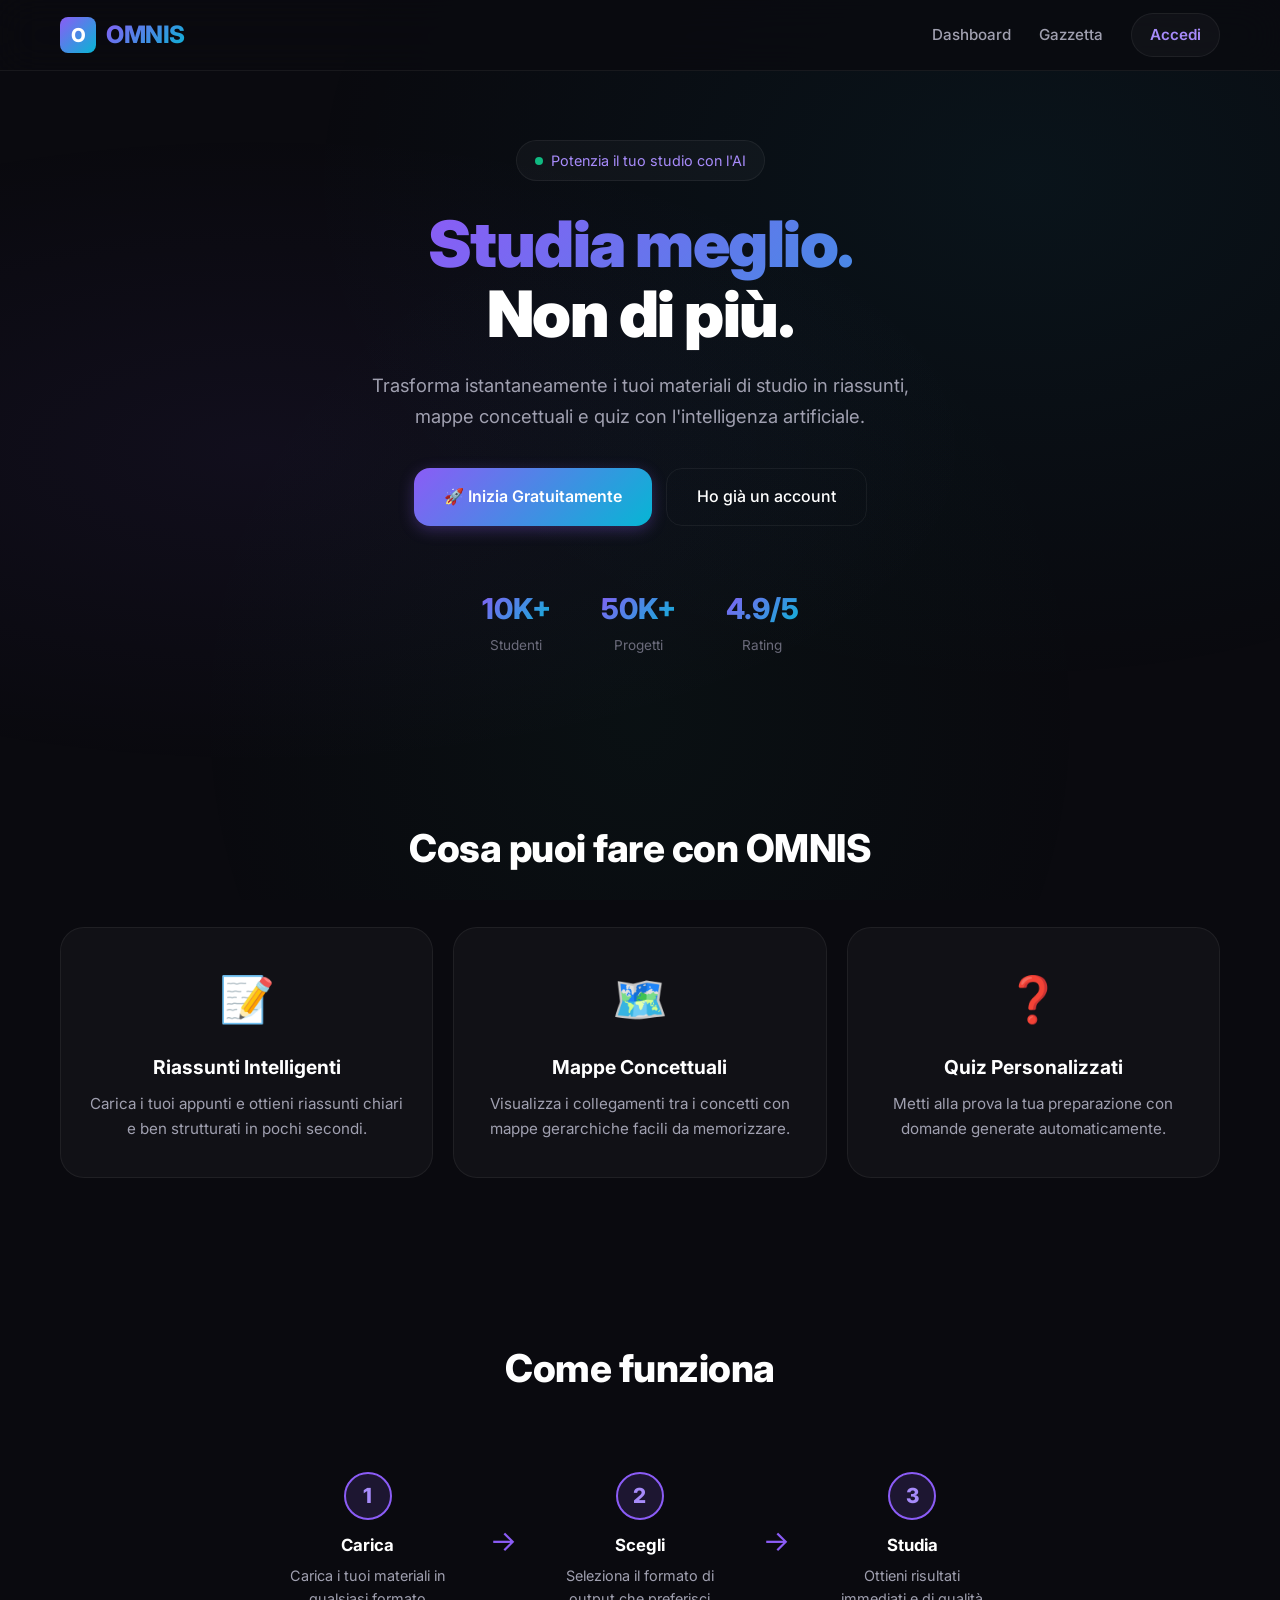
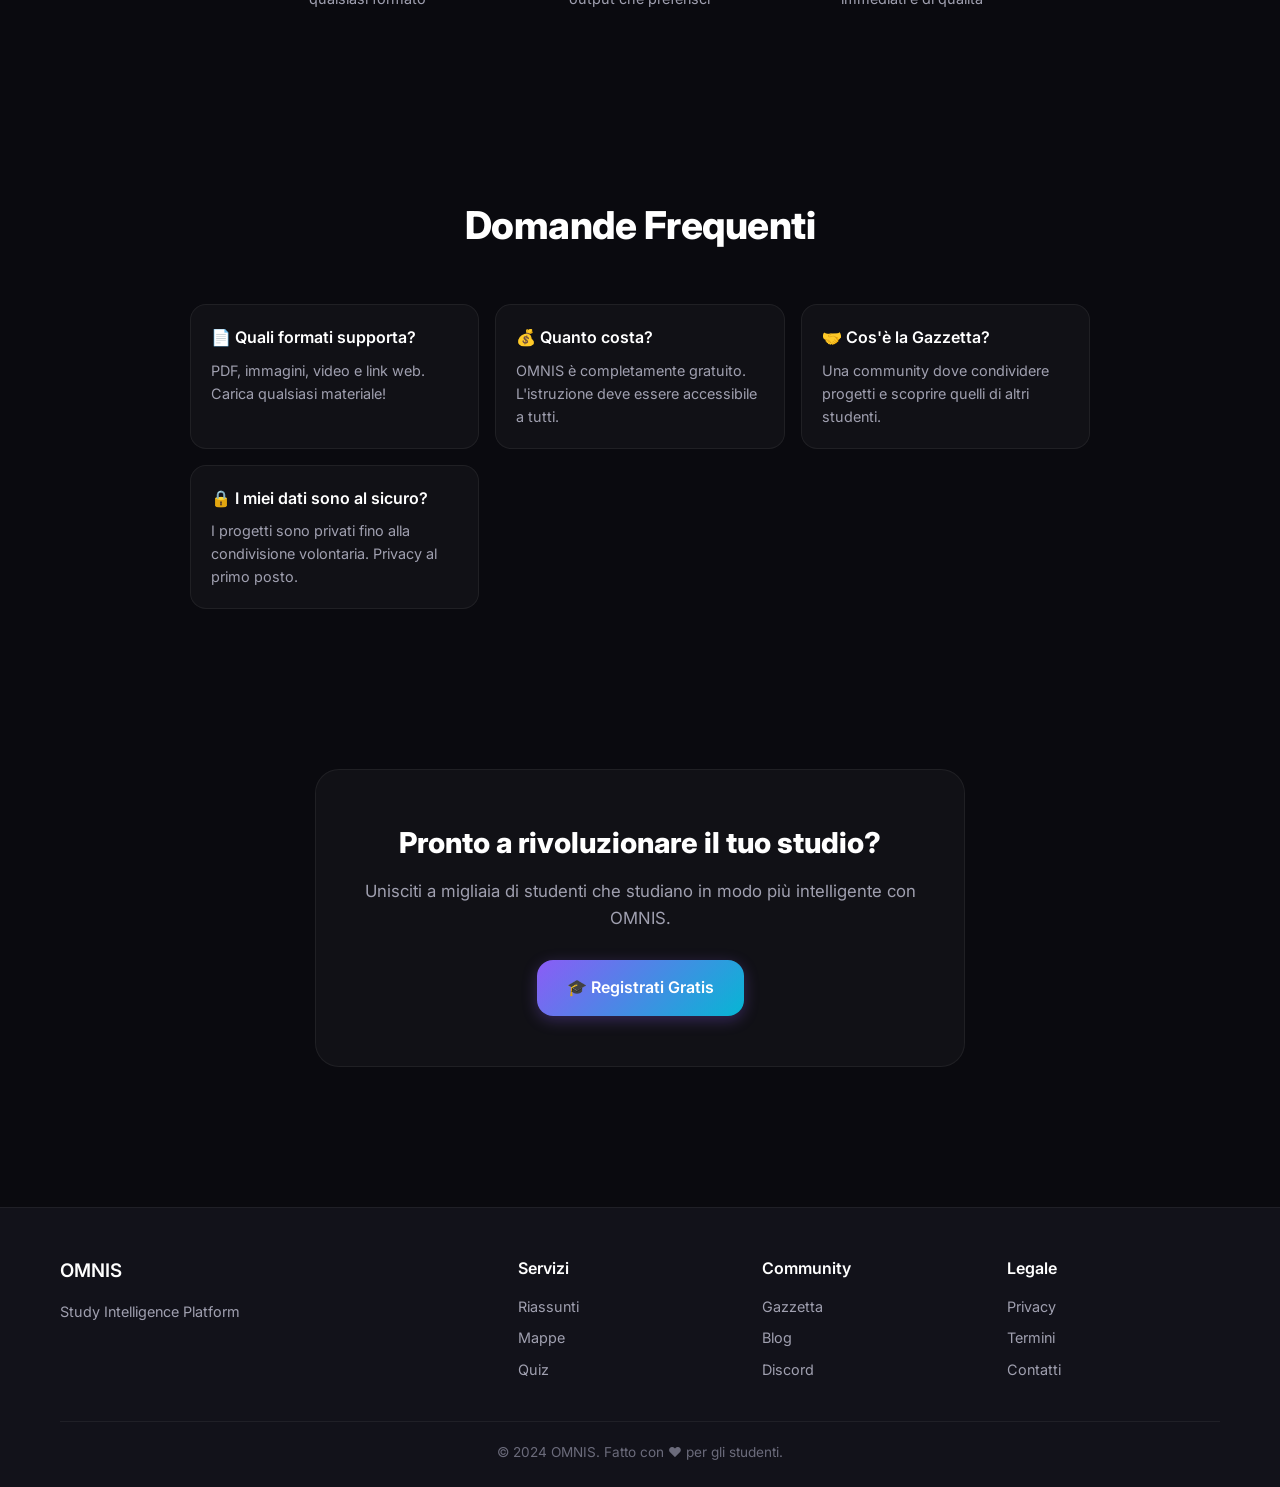
<file: index.html>
<!DOCTYPE html>
<html lang="it">
<head>
    <meta charset="UTF-8">
    <meta name="viewport" content="width=device-width, initial-scale=1.0">
    <title>OMNIS - Study Intelligence Platform</title>
    <link rel="stylesheet" href="css/style.css">
    <link href="https://fonts.googleapis.com/css2?family=Inter:wght@300;400;500;600;700;800;900&display=swap" rel="stylesheet">
</head>
<body>
    <nav class="navbar" id="navbar">
        <div class="nav-container">
            <a href="index.html" class="logo">
                <div class="logo-icon">O</div>
                <span class="logo-text">OMNIS</span>
            </a>
            <div class="nav-links" id="navLinks">
                <a href="dashboard.html">Dashboard</a>
                <a href="gazzetta.html">Gazzetta</a>
                <a href="login.html" class="btn-nav">Accedi</a>
            </div>
            <button class="menu-toggle" id="menuToggle">
                <span></span><span></span><span></span>
            </button>
        </div>
    </nav>

    <main>
        <section class="hero">
            <div class="container">
                <div class="hero-badge">
                    <span class="badge-dot"></span>
                    Potenzia il tuo studio con l'AI
                </div>
                <h1 class="hero-title">
                    <span class="gradient-text">Studia meglio.</span><br>
                    Non di più.
                </h1>
                <p class="hero-description">
                    Trasforma istantaneamente i tuoi materiali di studio in riassunti, 
                    mappe concettuali e quiz con l'intelligenza artificiale.
                </p>
                <div class="hero-buttons">
                    <a href="register.html" class="btn-primary">🚀 Inizia Gratuitamente</a>
                    <a href="login.html" class="btn-outline">Ho già un account</a>
                </div>
                <div class="hero-stats">
                    <div class="stat"><span class="stat-number">10K+</span><span class="stat-label">Studenti</span></div>
                    <div class="stat"><span class="stat-number">50K+</span><span class="stat-label">Progetti</span></div>
                    <div class="stat"><span class="stat-number">4.9/5</span><span class="stat-label">Rating</span></div>
                </div>
            </div>
        </section>

        <section class="section">
            <div class="container">
                <h2 class="section-title">Cosa puoi fare con OMNIS</h2>
                <div class="features-grid">
                    <div class="feature-card">
                        <span class="feature-icon">📝</span>
                        <h3>Riassunti Intelligenti</h3>
                        <p>Carica i tuoi appunti e ottieni riassunti chiari e ben strutturati in pochi secondi.</p>
                    </div>
                    <div class="feature-card">
                        <span class="feature-icon">🗺️</span>
                        <h3>Mappe Concettuali</h3>
                        <p>Visualizza i collegamenti tra i concetti con mappe gerarchiche facili da memorizzare.</p>
                    </div>
                    <div class="feature-card">
                        <span class="feature-icon">❓</span>
                        <h3>Quiz Personalizzati</h3>
                        <p>Metti alla prova la tua preparazione con domande generate automaticamente.</p>
                    </div>
                </div>
            </div>
        </section>

        <section class="section">
            <div class="container">
                <h2 class="section-title">Come funziona</h2>
                <div class="steps-container">
                    <div class="step">
                        <div class="step-number">1</div>
                        <h3>Carica</h3>
                        <p>Carica i tuoi materiali in qualsiasi formato</p>
                    </div>
                    <div class="step-arrow">→</div>
                    <div class="step">
                        <div class="step-number">2</div>
                        <h3>Scegli</h3>
                        <p>Seleziona il formato di output che preferisci</p>
                    </div>
                    <div class="step-arrow">→</div>
                    <div class="step">
                        <div class="step-number">3</div>
                        <h3>Studia</h3>
                        <p>Ottieni risultati immediati e di qualità</p>
                    </div>
                </div>
            </div>
        </section>

        <section class="section" id="faq">
            <div class="container">
                <h2 class="section-title">Domande Frequenti</h2>
                <div class="faq-grid">
                    <div class="faq-card"><h3>📄 Quali formati supporta?</h3><p>PDF, immagini, video e link web. Carica qualsiasi materiale!</p></div>
                    <div class="faq-card"><h3>💰 Quanto costa?</h3><p>OMNIS è completamente gratuito. L'istruzione deve essere accessibile a tutti.</p></div>
                    <div class="faq-card"><h3>🤝 Cos'è la Gazzetta?</h3><p>Una community dove condividere progetti e scoprire quelli di altri studenti.</p></div>
                    <div class="faq-card"><h3>🔒 I miei dati sono al sicuro?</h3><p>I progetti sono privati fino alla condivisione volontaria. Privacy al primo posto.</p></div>
                </div>
            </div>
        </section>

        <section class="section">
            <div class="container">
                <div class="cta-card">
                    <h2>Pronto a rivoluzionare il tuo studio?</h2>
                    <p>Unisciti a migliaia di studenti che studiano in modo più intelligente con OMNIS.</p>
                    <a href="register.html" class="btn-primary">🎓 Registrati Gratis</a>
                </div>
            </div>
        </section>
    </main>

    <footer class="footer">
        <div class="container">
            <div class="footer-grid">
                <div class="footer-col"><h3>OMNIS</h3><p>Study Intelligence Platform</p></div>
                <div class="footer-col"><h4>Servizi</h4><a href="dashboard.html">Riassunti</a><a href="dashboard.html">Mappe</a><a href="dashboard.html">Quiz</a></div>
                <div class="footer-col"><h4>Community</h4><a href="gazzetta.html">Gazzetta</a><a href="#">Blog</a><a href="#">Discord</a></div>
                <div class="footer-col"><h4>Legale</h4><a href="#">Privacy</a><a href="#">Termini</a><a href="#">Contatti</a></div>
            </div>
            <div class="footer-bottom"><p>© 2024 OMNIS. Fatto con ❤️ per gli studenti.</p></div>
        </div>
    </footer>

    <script src="js/config.js"></script>
    <script src="js/main.js"></script>
</body>
</html>
</file>
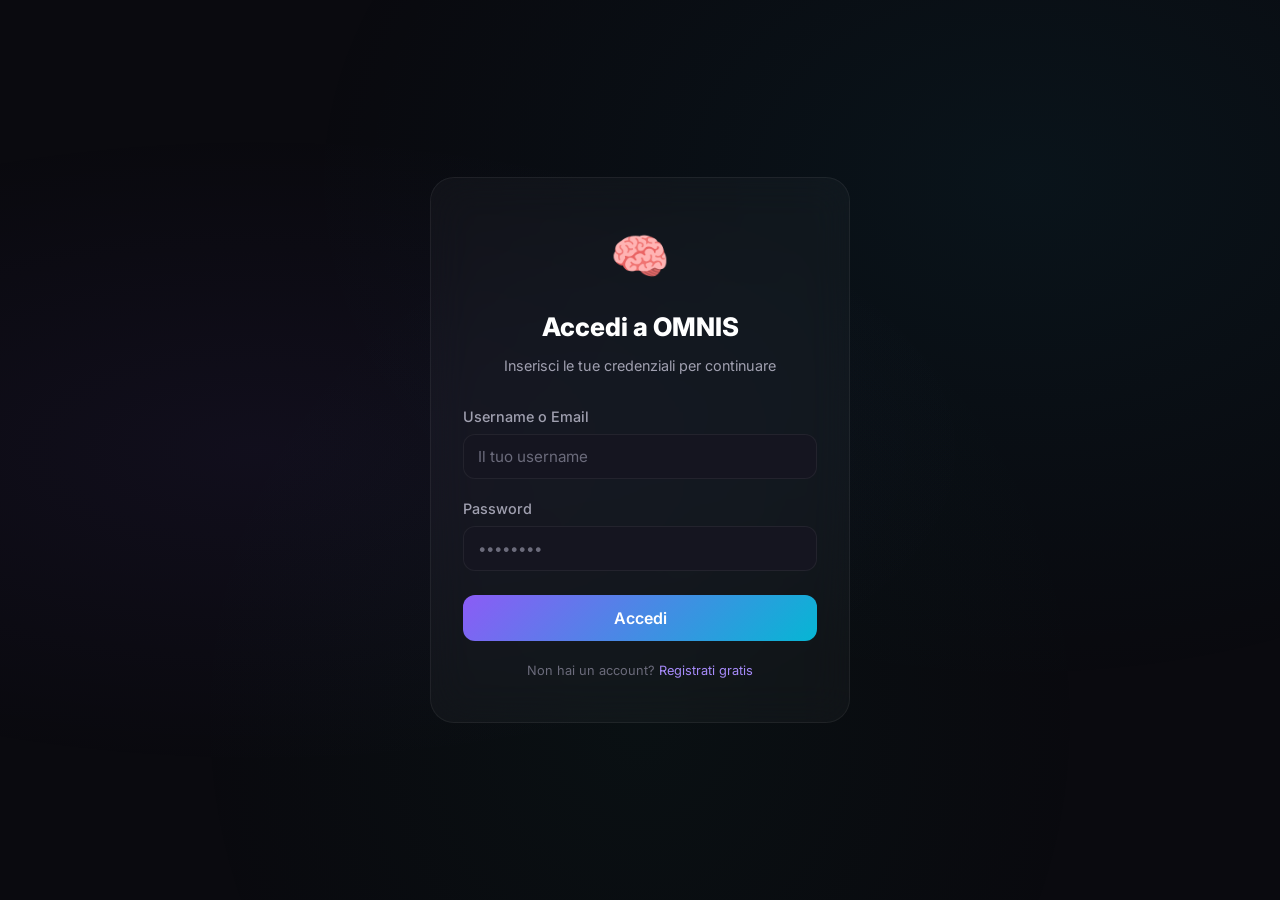
<file: admin.html>
<!DOCTYPE html>
<html lang="it">
<head>
    <meta charset="UTF-8">
    <meta name="viewport" content="width=device-width, initial-scale=1.0">
    <title>Admin Panel - OMNIS</title>
    <link rel="stylesheet" href="css/style.css">
    <link href="https://fonts.googleapis.com/css2?family=Inter:wght@300;400;500;600;700;800;900&display=swap" rel="stylesheet">
</head>
<body>
    <nav class="navbar" id="navbar">
        <div class="nav-container">
            <a href="index.html" class="logo">
                <div class="logo-icon">O</div>
                <span class="logo-text">OMNIS Admin</span>
            </a>
            <div class="nav-links" id="navLinks">
                <a href="dashboard.html">Dashboard</a>
                <a href="gazzetta.html">Gazzetta</a>
                <div class="nav-user" id="navUser"></div>
                <button class="btn-logout" onclick="logout()">Esci</button>
            </div>
            <button class="menu-toggle" id="menuToggle">
                <span></span><span></span><span></span>
            </button>
        </div>
    </nav>

    <main class="admin-page">
        <div class="container">
            <h1>🔐 Pannello di Amministrazione</h1>
            
            <!-- Colab Status -->
            <div class="colab-status" id="colabStatus">
                <h3>
                    <span class="status-dot" id="colabStatusDot"></span>
                    Stato Colab AI Backend
                </h3>
                <div class="timer-grid">
                    <div class="timer-item">
                        <span class="timer-value" id="colabUptime">--:--:--</span>
                        <span class="timer-label">Tempo Attivo</span>
                    </div>
                    <div class="timer-item">
                        <span class="timer-value" id="colabRemaining">--:--:--</span>
                        <span class="timer-label">Tempo Rimanente</span>
                    </div>
                    <div class="timer-item">
                        <span class="timer-value" id="colabRequests">0</span>
                        <span class="timer-label">Richieste Oggi</span>
                    </div>
                    <div class="timer-item">
                        <span class="timer-value" id="colabStatusText">Offline</span>
                        <span class="timer-label">Stato Server</span>
                    </div>
                </div>
                <div id="colabWarning"></div>
                <div class="colab-url-display" id="colabUrl">Nessun URL Colab configurato</div>
            </div>

            <!-- Stats -->
            <div class="stats-grid">
                <div class="stat-card">
                    <h3>Generazioni Totali</h3>
                    <div class="big-number" id="totalGenerations">0</div>
                </div>
                <div class="stat-card">
                    <h3>Generazioni Oggi</h3>
                    <div class="big-number" id="dailyGenerations">0</div>
                </div>
                <div class="stat-card">
                    <h3>Utenti Registrati</h3>
                    <div class="big-number" id="totalUsers">0</div>
                </div>
                <div class="stat-card">
                    <h3>Progetti in Gazzetta</h3>
                    <div class="big-number" id="gazzettaCount">0</div>
                </div>
            </div>

            <!-- Tabs -->
            <div class="admin-tabs">
                <button class="admin-tab active" onclick="switchTab('users')">👥 Utenti</button>
                <button class="admin-tab" onclick="switchTab('moderation')">🛡️ Moderazione</button>
                <button class="admin-tab" onclick="switchTab('settings')">⚙️ Impostazioni</button>
            </div>

            <!-- Users Panel -->
            <div class="panel-section active" id="panel-users">
                <div class="admin-actions">
                    <h3>Tutti gli Utenti Registrati</h3>
                    <div style="overflow-x:auto;">
                        <table class="users-table">
                            <thead>
                                <tr>
                                    <th>Username</th>
                                    <th>Email</th>
                                    <th>Ruolo</th>
                                    <th>Progetti</th>
                                    <th>Registrato il</th>
                                    <th>Ultimo Accesso</th>
                                    <th>Azioni</th>
                                </tr>
                            </thead>
                            <tbody id="usersTableBody">
                                <tr><td colspan="7" style="text-align:center;color:var(--text-muted);">Caricamento utenti...</td></tr>
                            </tbody>
                        </table>
                    </div>
                </div>
            </div>

            <!-- Moderation Panel -->
            <div class="panel-section" id="panel-moderation">
                <div class="admin-actions">
                    <h3>Contenuti in Gazzetta</h3>
                    <div class="moderation-list" id="moderationList">
                        <p style="color:var(--text-muted);">Nessun contenuto da moderare</p>
                    </div>
                </div>
            </div>

            <!-- Settings Panel -->
            <div class="panel-section" id="panel-settings">
                <div class="admin-actions">
                    <h3>Configurazione Colab</h3>
                    <div class="form-group">
                        <label>URL Ngrok del Backend Colab</label>
                        <input type="url" id="colabUrlInput" class="input-field" placeholder="https://xxxx-xx-xx-xxx-xx.ngrok-free.app">
                    </div>
                    <button class="btn-secondary" onclick="saveColabUrl()">💾 Salva URL</button>
                </div>
                <div class="admin-actions">
                    <h3>Cambia Password Admin</h3>
                    <div class="form-group">
                        <label>Nuova Password</label>
                        <input type="password" id="newAdminPassword" class="input-field" placeholder="Nuova password (min. 6 caratteri)">
                    </div>
                    <button class="btn-secondary" onclick="changeAdminPassword()">🔒 Aggiorna Password</button>
                </div>
            </div>
        </div>
    </main>

    <!-- Modal Conferma Eliminazione Utente -->
    <div class="modal" id="deleteUserModal">
        <div class="modal-overlay" onclick="closeDeleteUserModal()"></div>
        <div class="modal-content" style="max-width:400px;">
            <div class="modal-header">
                <h2>🗑️ Elimina Utente</h2>
                <button class="modal-close" onclick="closeDeleteUserModal()">✕</button>
            </div>
            <div class="modal-body" style="text-align:center;">
                <p style="margin-bottom:20px;">Sei sicuro di voler eliminare questo utente?</p>
                <p style="color:var(--red); font-size:0.9rem; margin-bottom:10px;">Verranno eliminati anche tutti i suoi progetti.</p>
                <p style="color:var(--red); font-size:0.9rem; margin-bottom:20px;">Questa azione non può essere annullata.</p>
                <div style="display:flex; gap:10px;">
                    <button class="btn-secondary" onclick="closeDeleteUserModal()" style="flex:1;">Annulla</button>
                    <button class="btn-delete-confirm" id="confirmDeleteUserBtn" style="flex:1;">🗑️ Elimina</button>
                </div>
            </div>
        </div>
    </div>

    <script src="js/config.js"></script>
    <script src="js/auth.js"></script>
    <script src="js/admin.js"></script>
</body>
</html>
</file>
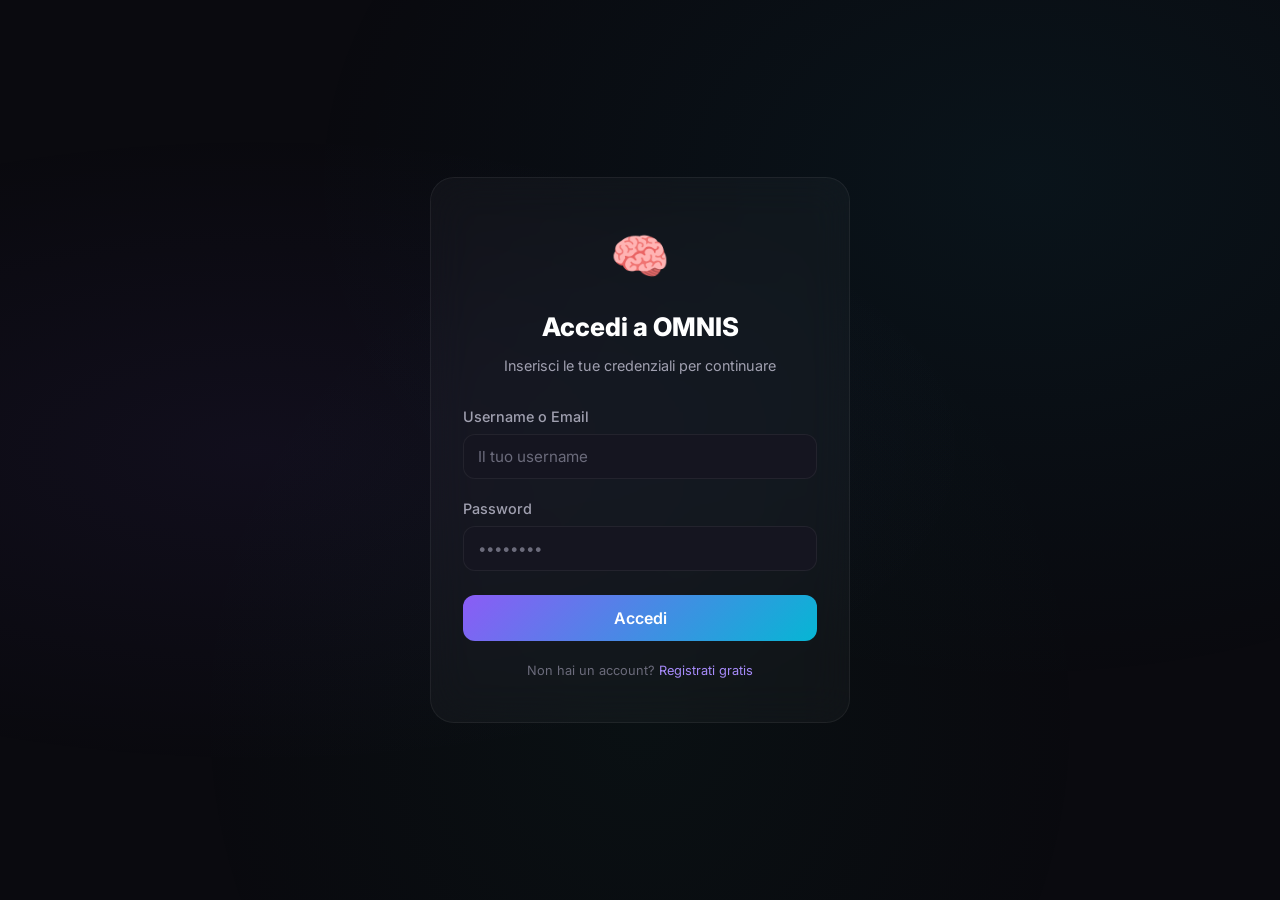
<file: dashboard.html>
<!DOCTYPE html>
<html lang="it">
<head>
    <meta charset="UTF-8">
    <meta name="viewport" content="width=device-width, initial-scale=1.0">
    <title>Dashboard - OMNIS</title>
    <link rel="icon" href="data:image/svg+xml,<svg xmlns='http://www.w3.org/2000/svg' viewBox='0 0 100 100'><text y='0.9em' font-size='90'>🧠</text></svg>">
    <link rel="stylesheet" href="css/style.css">
    <link href="https://fonts.googleapis.com/css2?family=Inter:wght@300;400;500;600;700;800;900&display=swap" rel="stylesheet">
</head>
<body>
    <nav class="navbar" id="navbar">
        <div class="nav-container">
            <a href="index.html" class="logo">
                <div class="logo-icon">O</div>
                <span class="logo-text">OMNIS</span>
            </a>
            <div class="nav-links" id="navLinks">
                <a href="dashboard.html" class="active">Dashboard</a>
                <a href="gazzetta.html">Gazzetta</a>
                <div class="nav-user" id="navUser"></div>
                <a href="admin.html" class="btn-nav" id="adminBtn" style="display:none;">Admin</a>
                <button class="btn-logout" onclick="logout()">Esci</button>
            </div>
            <button class="menu-toggle" id="menuToggle">
                <span></span><span></span><span></span>
            </button>
        </div>
    </nav>

    <main class="dashboard">
        <div class="container">
            <div id="serverStatusBanner" class="server-banner-container" style="display:none;">
                <div class="server-banner-card">
                    <div class="server-banner-icon">🔴</div>
                    <div class="server-banner-text">
                        <strong>OMNIS non è attivo</strong>
                        <p>Il server AI non è raggiungibile.</p>
                    </div>
                </div>
            </div>

            <div id="serverOnlineBanner" class="server-banner-container" style="display:none;">
                <div class="server-banner-card online">
                    <div class="server-banner-icon">🟢</div>
                    <div class="server-banner-text">
                        <strong>Server AI Online</strong>
                        <p>Pronto a generare contenuti</p>
                    </div>
                </div>
            </div>

            <div class="dashboard-header">
                <h1>Cosa vuoi creare oggi?</h1>
                <p id="serverStatusText">Verifica connessione...</p>
            </div>

            <div class="services-grid">
                <div class="service-card" onclick="openModal('summary')">
                    <div class="service-icon-wrap icon-purple">📝</div>
                    <h3>Riassunto</h3>
                    <p>Crea riassunti concisi e dettagliati</p>
                    <button class="btn-service">Crea Riassunto</button>
                </div>
                <div class="service-card" onclick="openModal('mindmap')">
                    <div class="service-icon-wrap icon-cyan">🗺️</div>
                    <h3>Mappa Concettuale</h3>
                    <p>Visualizza i concetti in mappe gerarchiche</p>
                    <button class="btn-service">Crea Mappa</button>
                </div>
                <div class="service-card" onclick="openModal('quiz')">
                    <div class="service-icon-wrap icon-emerald">❓</div>
                    <h3>Quiz</h3>
                    <p>Testa la tua preparazione con quiz</p>
                    <button class="btn-service">Crea Quiz</button>
                </div>
            </div>

            <div class="modal" id="uploadModal">
                <div class="modal-overlay" onclick="closeModal()"></div>
                <div class="modal-content">
                    <div class="modal-header">
                        <h2 id="modalTitle">Crea Contenuto</h2>
                        <button class="modal-close" onclick="closeModal()">✕</button>
                    </div>
                    <div class="modal-body">
                        <div class="form-group">
                            <label>Incolla il tuo testo</label>
                            <textarea id="textInput" rows="6" class="input-field" placeholder="Incolla qui il testo..."></textarea>
                            <span class="input-hint">Incolla testo oppure carica un file</span>
                        </div>
                        <div class="form-divider"><span>oppure</span></div>
                        <div class="form-group">
                            <label>Carica file</label>
                            <div class="upload-area" id="uploadArea">
                                <div class="upload-icon">📁</div>
                                <p>Trascina i file qui o clicca</p>
                                <input type="file" id="fileInput" multiple hidden>
                            </div>
                            <div class="file-list" id="fileList"></div>
                        </div>
                        <div class="form-group">
                            <label>Oppure incolla un link</label>
                            <input type="url" id="linkInput" placeholder="https://..." class="input-field">
                        </div>
                        <div class="form-group">
                            <label>Istruzioni (opzionale)</label>
                            <textarea id="customPrompt" rows="2" class="input-field" placeholder="Es: Voglio un riassunto diviso in sezioni..."></textarea>
                        </div>
                        <div class="form-group">
                            <div class="toggle-row">
                                <span>Includi immagini</span>
                                <label class="switch">
                                    <input type="checkbox" id="includeImages">
                                    <span class="slider"></span>
                                </label>
                            </div>
                        </div>
                        <button class="btn-generate" id="generateBtn" onclick="generateContent()">Genera Contenuto</button>
                    </div>
                </div>
            </div>

            <div class="modal" id="deleteModal">
                <div class="modal-overlay" onclick="closeDeleteModal()"></div>
                <div class="modal-content" style="max-width:400px;">
                    <div class="modal-header">
                        <h2>Elimina Progetto</h2>
                        <button class="modal-close" onclick="closeDeleteModal()">✕</button>
                    </div>
                    <div class="modal-body" style="text-align:center;">
                        <p style="margin-bottom:20px;">Sei sicuro?</p>
                        <div style="display:flex;gap:10px;">
                            <button class="btn-secondary" onclick="closeDeleteModal()" style="flex:1;">Annulla</button>
                            <button class="btn-delete-confirm" id="confirmDeleteBtn" style="flex:1;">Elimina</button>
                        </div>
                    </div>
                </div>
            </div>

            <div class="saved-section">
                <h2>I tuoi progetti recenti</h2>
                <div class="projects-grid" id="projectsGrid">
                    <p class="empty-state">Nessun progetto ancora.</p>
                </div>
            </div>
        </div>
    </main>

    <script src="js/config.js"></script>
    <script src="js/auth.js"></script>
    <script src="js/dashboard.js"></script>
</body>
</html>
</file>
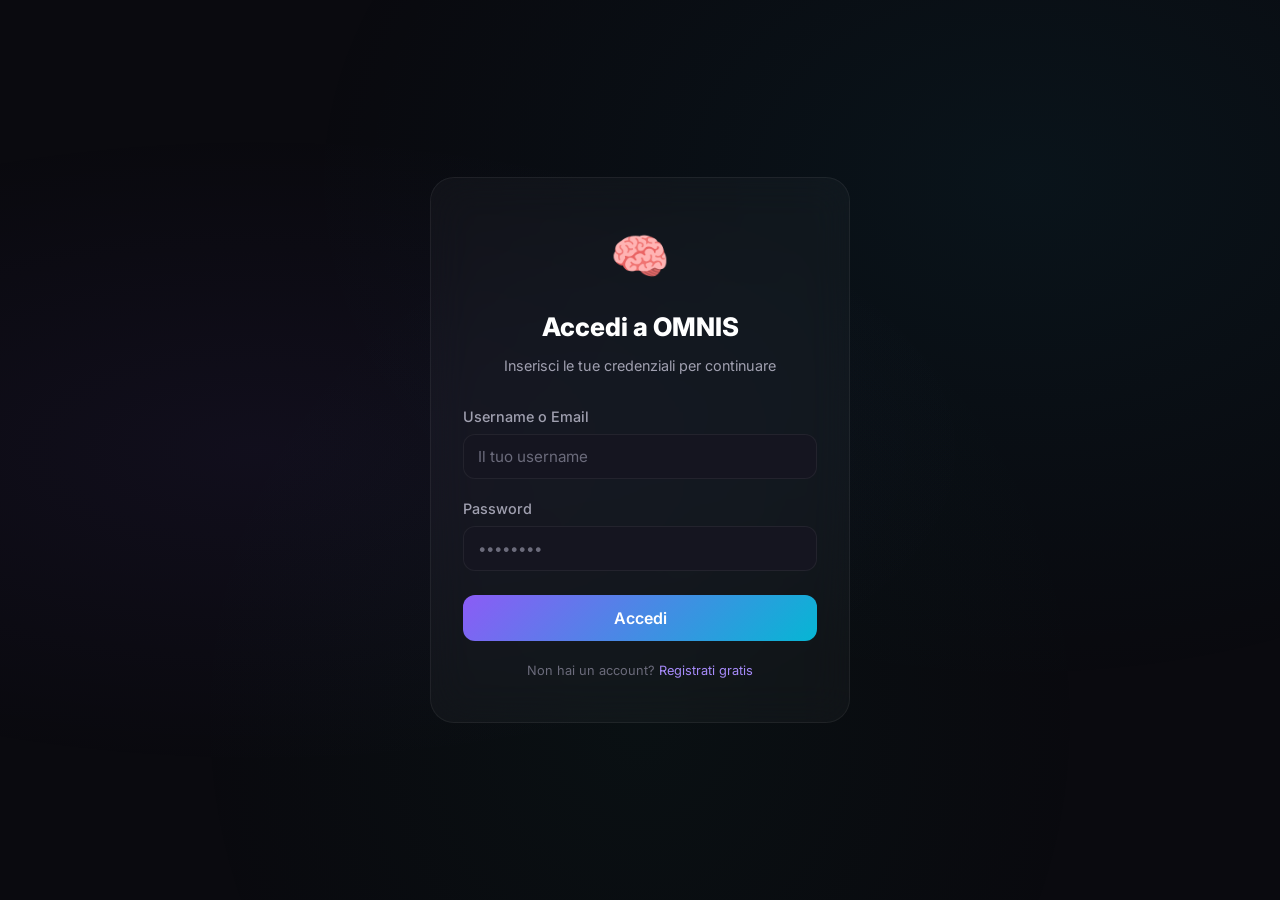
<file: gazzetta.html>
<!DOCTYPE html>
<html lang="it">
<head>
    <meta charset="UTF-8">
    <meta name="viewport" content="width=device-width, initial-scale=1.0">
    <title>La Gazzetta - OMNIS</title>
    <link rel="stylesheet" href="css/style.css">
    <link href="https://fonts.googleapis.com/css2?family=Inter:wght@300;400;500;600;700;800;900&display=swap" rel="stylesheet">
</head>
<body>
    <nav class="navbar" id="navbar">
        <div class="nav-container">
            <a href="index.html" class="logo">
                <div class="logo-icon">O</div>
                <span class="logo-text">OMNIS</span>
            </a>
            <div class="nav-links" id="navLinks">
                <a href="dashboard.html">Dashboard</a>
                <a href="gazzetta.html" class="active">Gazzetta</a>
                <div class="nav-user" id="navUser"></div>
                <button class="btn-logout" onclick="logout()">Esci</button>
            </div>
            <button class="menu-toggle" id="menuToggle">
                <span></span><span></span><span></span>
            </button>
        </div>
    </nav>

    <main class="gazzetta-page">
        <div class="container">
            <div class="gazzetta-header">
                <h1>📰 La Gazzetta di Omnis</h1>
                <p style="color:var(--text-secondary);">Scopri i progetti condivisi dalla community</p>
            </div>
            <div class="filters">
                <button class="filter-btn active" onclick="filterGazzetta('all')">Tutti</button>
                <button class="filter-btn" onclick="filterGazzetta('summary')">📝 Riassunti</button>
                <button class="filter-btn" onclick="filterGazzetta('mindmap')">🗺️ Mappe</button>
                <button class="filter-btn" onclick="filterGazzetta('quiz')">❓ Quiz</button>
            </div>
            <div class="gazzetta-grid" id="gazzettaGrid">
                <p class="empty-state">Caricamento progetti...</p>
            </div>
        </div>
    </main>

    <script src="js/config.js"></script>
    <script src="js/auth.js"></script>
    <script src="js/gazzetta.js"></script>
</body>
</html>
</file>
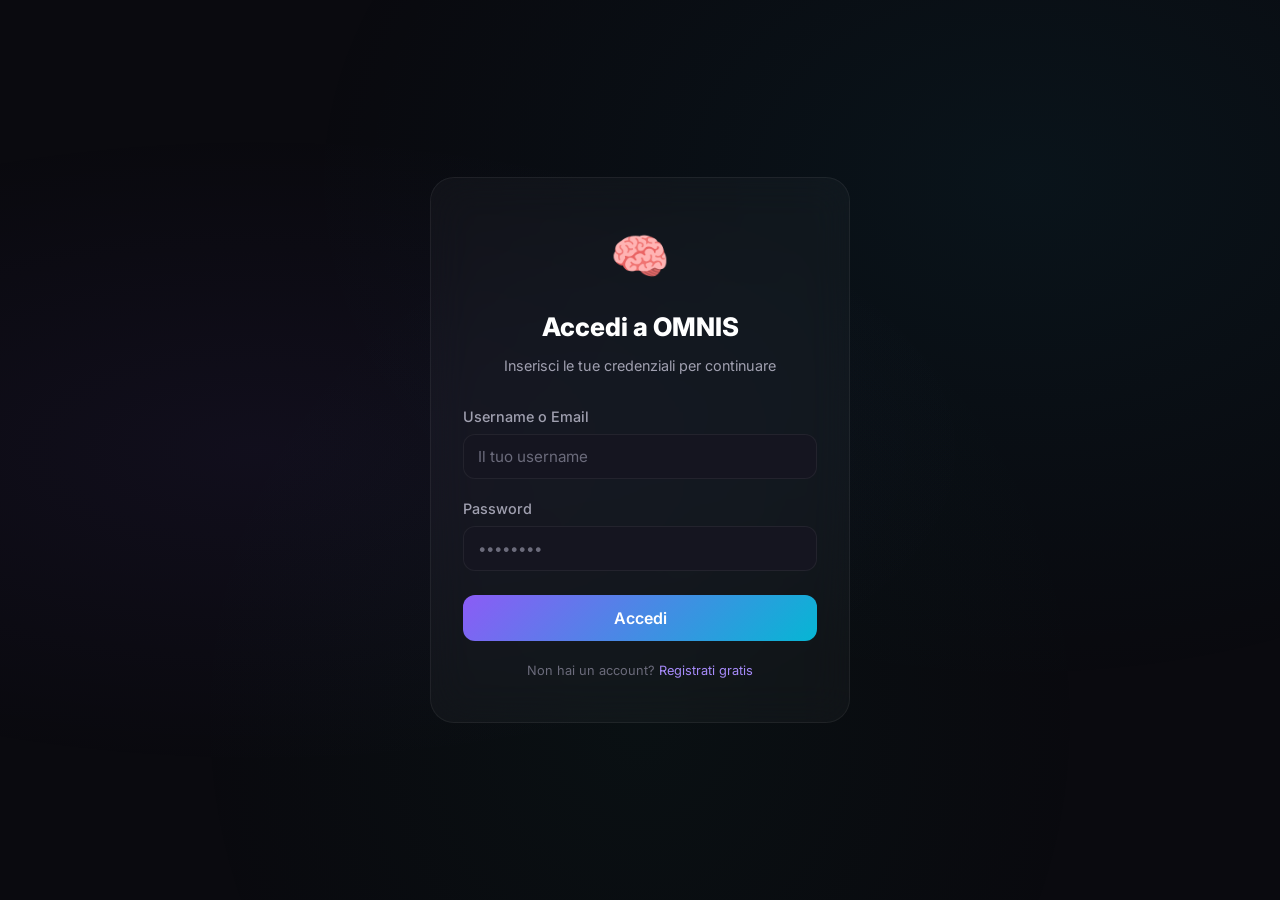
<file: login.html>
<!DOCTYPE html>
<html lang="it">
<head>
    <meta charset="UTF-8">
    <meta name="viewport" content="width=device-width, initial-scale=1.0">
    <title>Accedi - OMNIS</title>
    <link rel="stylesheet" href="css/style.css">
    <link href="https://fonts.googleapis.com/css2?family=Inter:wght@300;400;500;600;700;800;900&display=swap" rel="stylesheet">
</head>
<body class="login-page">
    <div class="login-container">
        <div class="login-card">
            <div class="login-logo">🧠</div>
            <h1>Accedi a OMNIS</h1>
            <p class="login-subtitle">Inserisci le tue credenziali per continuare</p>
            
            <div class="login-error" id="loginError">⚠️ Credenziali non valide. Riprova.</div>
            
            <form class="login-form" id="loginForm" onsubmit="handleLogin(event)" autocomplete="off">
                <div class="form-group">
                    <label>Username o Email</label>
                    <input type="text" id="username" class="input-field" placeholder="Il tuo username" required autocomplete="off" name="omnis-username">
                </div>
                <div class="form-group">
                    <label>Password</label>
                    <input type="password" id="password" class="input-field" placeholder="••••••••" required autocomplete="off" name="omnis-password">
                </div>
                <button type="submit" class="btn-login" id="loginBtn">Accedi</button>
            </form>
            
            <p class="login-footer">
                Non hai un account? <a href="register.html">Registrati gratis</a>
            </p>
        </div>
    </div>

    <script src="js/config.js"></script>
    <script src="js/auth.js"></script>
</body>
</html>
</file>
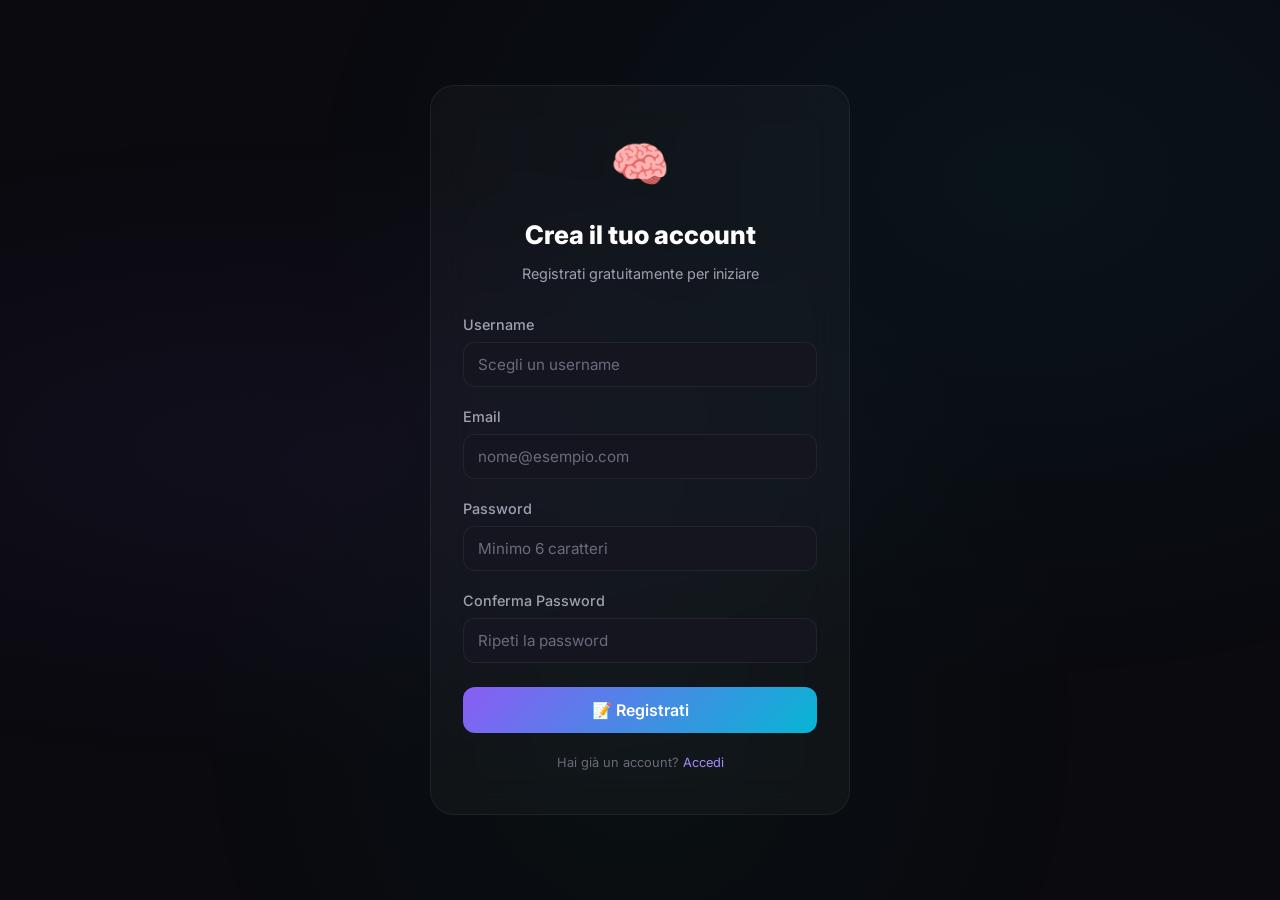
<file: register.html>
<!DOCTYPE html>
<html lang="it">
<head>
    <meta charset="UTF-8">
    <meta name="viewport" content="width=device-width, initial-scale=1.0">
    <title>Registrati - OMNIS</title>
    <link rel="stylesheet" href="css/style.css">
    <link href="https://fonts.googleapis.com/css2?family=Inter:wght@300;400;500;600;700;800;900&display=swap" rel="stylesheet">
</head>
<body class="login-page">
    <div class="login-container">
        <div class="login-card">
            <div class="login-logo">🧠</div>
            <h1>Crea il tuo account</h1>
            <p class="login-subtitle">Registrati gratuitamente per iniziare</p>
            
            <div class="login-error" id="registerError"></div>
            
            <form class="login-form" id="registerForm" onsubmit="handleRegister(event)">
                <div class="form-group">
                    <label>Username</label>
                    <input type="text" id="regUsername" class="input-field" placeholder="Scegli un username" required autocomplete="username">
                </div>
                <div class="form-group">
                    <label>Email</label>
                    <input type="email" id="regEmail" class="input-field" placeholder="nome@esempio.com" required autocomplete="email">
                </div>
                <div class="form-group">
                    <label>Password</label>
                    <input type="password" id="regPassword" class="input-field" placeholder="Minimo 6 caratteri" required autocomplete="new-password" minlength="6">
                </div>
                <div class="form-group">
                    <label>Conferma Password</label>
                    <input type="password" id="regConfirmPassword" class="input-field" placeholder="Ripeti la password" required autocomplete="new-password" minlength="6">
                </div>
                <button type="submit" class="btn-login" id="registerBtn">📝 Registrati</button>
            </form>
            
            <p class="login-footer">
                Hai già un account? <a href="login.html">Accedi</a>
            </p>
        </div>
    </div>

    <script src="js/config.js"></script>
    <script src="js/auth.js"></script>
</body>
</html>
</file>
<file: css/style.css>
/* ============================================
   OMNIS - Study Intelligence Platform
   Complete Design System v2.0
   ============================================ */

*, *::before, *::after {
    margin: 0;
    padding: 0;
    box-sizing: border-box;
}

:root {
    --bg-primary: #0a0a0f;
    --bg-secondary: #12121a;
    --bg-card: #1a1a2e;
    --bg-input: #151520;
    --text-primary: #ffffff;
    --text-secondary: #a0a0b0;
    --text-muted: #6b6b7b;
    --purple: #8B5CF6;
    --purple-light: #a78bfa;
    --purple-dark: #7c3aed;
    --cyan: #06B6D4;
    --cyan-light: #22d3ee;
    --emerald: #10B981;
    --emerald-light: #34d399;
    --red: #ef4444;
    --orange: #f59e0b;
    --gradient-primary: linear-gradient(135deg, #8B5CF6, #06B6D4);
    --gradient-purple: linear-gradient(135deg, #8B5CF6, #d946ef);
    --glass-bg: rgba(255, 255, 255, 0.03);
    --glass-border: rgba(255, 255, 255, 0.06);
    --glass-hover: rgba(255, 255, 255, 0.06);
    --glow-purple: 0 0 30px rgba(139, 92, 246, 0.3);
    --radius-sm: 8px;
    --radius-md: 12px;
    --radius-lg: 16px;
    --radius-xl: 24px;
    --radius-full: 9999px;
    --transition-fast: 0.15s ease;
    --transition-base: 0.3s ease;
}

body {
    font-family: 'Inter', -apple-system, BlinkMacSystemFont, 'Segoe UI', sans-serif;
    background: var(--bg-primary);
    color: var(--text-primary);
    line-height: 1.6;
    min-height: 100vh;
    overflow-x: hidden;
    -webkit-font-smoothing: antialiased;
}

body::before {
    content: '';
    position: fixed;
    top: 0;
    left: 0;
    width: 100%;
    height: 100%;
    background: 
        radial-gradient(ellipse at 20% 50%, rgba(139, 92, 246, 0.06) 0%, transparent 50%),
        radial-gradient(ellipse at 80% 20%, rgba(6, 182, 212, 0.06) 0%, transparent 50%),
        radial-gradient(ellipse at 50% 80%, rgba(16, 185, 129, 0.04) 0%, transparent 50%);
    z-index: -1;
    animation: bgShift 15s ease-in-out infinite alternate;
}

@keyframes bgShift {
    0% { opacity: 0.6; }
    100% { opacity: 1; }
}

.container {
    max-width: 1200px;
    margin: 0 auto;
    padding: 0 20px;
}

/* ============================================
   NAVBAR
   ============================================ */
.navbar {
    position: fixed;
    top: 0;
    left: 0;
    right: 0;
    z-index: 1000;
    background: rgba(10, 10, 15, 0.8);
    backdrop-filter: blur(20px);
    -webkit-backdrop-filter: blur(20px);
    border-bottom: 1px solid var(--glass-border);
}

.navbar.scrolled {
    background: rgba(10, 10, 15, 0.95);
    box-shadow: 0 4px 20px rgba(0, 0, 0, 0.3);
}

.nav-container {
    max-width: 1200px;
    margin: 0 auto;
    padding: 0 20px;
    display: flex;
    justify-content: space-between;
    align-items: center;
    height: 70px;
}

.logo {
    display: flex;
    align-items: center;
    gap: 10px;
    text-decoration: none;
}

.logo-icon {
    width: 36px;
    height: 36px;
    background: var(--gradient-primary);
    border-radius: var(--radius-sm);
    display: flex;
    align-items: center;
    justify-content: center;
    font-weight: 800;
    font-size: 1.2rem;
    color: white;
}

.logo-text {
    font-size: 1.5rem;
    font-weight: 800;
    background: var(--gradient-primary);
    -webkit-background-clip: text;
    background-clip: text;
    -webkit-text-fill-color: transparent;
    letter-spacing: -0.5px;
}

.nav-links {
    display: flex;
    align-items: center;
    gap: 28px;
}

.nav-links a {
    color: var(--text-secondary);
    text-decoration: none;
    font-weight: 500;
    font-size: 0.95rem;
    transition: var(--transition-base);
    position: relative;
    padding: 4px 0;
}

.nav-links a:hover,
.nav-links a.active {
    color: var(--text-primary);
}

.nav-links a::after {
    content: '';
    position: absolute;
    bottom: 0;
    left: 0;
    width: 0;
    height: 2px;
    background: var(--purple);
    transition: var(--transition-base);
    border-radius: 1px;
}

.nav-links a:hover::after,
.nav-links a.active::after {
    width: 100%;
}

.btn-nav {
    background: var(--glass-bg) !important;
    border: 1px solid var(--glass-border) !important;
    padding: 9px 18px !important;
    border-radius: var(--radius-full) !important;
    color: var(--purple-light) !important;
    font-weight: 600 !important;
}

.btn-nav:hover {
    background: var(--glass-hover) !important;
    border-color: var(--purple) !important;
    box-shadow: var(--glow-purple);
}

.btn-nav::after {
    display: none !important;
}

.nav-user {
    display: flex;
    align-items: center;
    gap: 12px;
    color: var(--text-secondary);
    font-size: 0.9rem;
}

.nav-user .user-avatar {
    width: 32px;
    height: 32px;
    border-radius: 50%;
    background: var(--gradient-purple);
    display: flex;
    align-items: center;
    justify-content: center;
    font-weight: 700;
    font-size: 0.85rem;
    color: white;
}

.btn-logout {
    background: none;
    border: 1px solid var(--glass-border);
    color: var(--text-secondary);
    padding: 6px 12px;
    border-radius: var(--radius-sm);
    cursor: pointer;
    font-family: inherit;
    font-size: 0.8rem;
    transition: var(--transition-fast);
}

.btn-logout:hover {
    border-color: var(--red);
    color: var(--red);
    background: rgba(239, 68, 68, 0.1);
}

.menu-toggle {
    display: none;
    flex-direction: column;
    gap: 4px;
    background: none;
    border: none;
    cursor: pointer;
    padding: 4px;
}

.menu-toggle span {
    width: 24px;
    height: 2px;
    background: var(--text-primary);
    transition: var(--transition-base);
    border-radius: 2px;
}

.menu-toggle.active span:nth-child(1) {
    transform: rotate(45deg) translate(4px, 4px);
}

.menu-toggle.active span:nth-child(2) {
    opacity: 0;
}

.menu-toggle.active span:nth-child(3) {
    transform: rotate(-45deg) translate(4px, -4px);
}

/* ============================================
   HERO
   ============================================ */
.hero {
    padding: 140px 0 80px;
    text-align: center;
}

.hero-badge {
    display: inline-flex;
    align-items: center;
    gap: 8px;
    background: var(--glass-bg);
    border: 1px solid var(--glass-border);
    padding: 8px 18px;
    border-radius: var(--radius-full);
    margin-bottom: 28px;
    font-size: 0.9rem;
    color: var(--purple-light);
    animation: float 3s ease-in-out infinite;
}

@keyframes float {
    0%, 100% { transform: translateY(0); }
    50% { transform: translateY(-8px); }
}

.badge-dot {
    width: 8px;
    height: 8px;
    background: var(--emerald);
    border-radius: 50%;
    animation: pulse 2s infinite;
}

@keyframes pulse {
    0%, 100% { opacity: 1; }
    50% { opacity: 0.5; }
}

.hero-title {
    font-size: clamp(2.5rem, 5vw, 4.5rem);
    font-weight: 900;
    line-height: 1.1;
    margin-bottom: 20px;
    letter-spacing: -1.5px;
}

.gradient-text {
    background: var(--gradient-primary);
    -webkit-background-clip: text;
    background-clip: text;
    -webkit-text-fill-color: transparent;
    animation: gradientShift 8s ease infinite;
    background-size: 200% 200%;
}

@keyframes gradientShift {
    0%, 100% { background-position: 0% 50%; }
    50% { background-position: 100% 50%; }
}

.hero-description {
    font-size: 1.15rem;
    color: var(--text-secondary);
    max-width: 560px;
    margin: 0 auto 36px;
    line-height: 1.7;
}

.hero-buttons {
    display: flex;
    gap: 14px;
    justify-content: center;
    margin-bottom: 60px;
    flex-wrap: wrap;
}

.btn-primary {
    display: inline-flex;
    align-items: center;
    gap: 8px;
    padding: 15px 30px;
    background: var(--gradient-primary);
    color: white;
    text-decoration: none;
    border-radius: var(--radius-lg);
    font-weight: 600;
    font-size: 1rem;
    transition: var(--transition-base);
    border: none;
    cursor: pointer;
    font-family: inherit;
    box-shadow: 0 4px 15px rgba(139, 92, 246, 0.3);
}

.btn-primary:hover {
    transform: translateY(-2px);
    box-shadow: 0 8px 30px rgba(139, 92, 246, 0.5);
}

.btn-outline {
    display: inline-flex;
    align-items: center;
    padding: 15px 30px;
    background: transparent;
    border: 1px solid var(--glass-border);
    color: var(--text-primary);
    text-decoration: none;
    border-radius: var(--radius-lg);
    font-weight: 500;
    transition: var(--transition-base);
    cursor: pointer;
    font-family: inherit;
    font-size: 1rem;
}

.btn-outline:hover {
    background: var(--glass-bg);
    border-color: var(--purple);
}

.hero-stats {
    display: flex;
    justify-content: center;
    gap: 50px;
    flex-wrap: wrap;
}

.stat {
    text-align: center;
}

.stat-number {
    display: block;
    font-size: 1.8rem;
    font-weight: 800;
    background: var(--gradient-primary);
    -webkit-background-clip: text;
    background-clip: text;
    -webkit-text-fill-color: transparent;
}

.stat-label {
    color: var(--text-muted);
    font-size: 0.85rem;
}

/* ============================================
   SECTIONS
   ============================================ */
.section {
    padding: 80px 0;
}

.section-title {
    text-align: center;
    font-size: clamp(2rem, 3vw, 2.5rem);
    font-weight: 800;
    margin-bottom: 48px;
    letter-spacing: -0.5px;
}

.features-grid {
    display: grid;
    grid-template-columns: repeat(auto-fit, minmax(280px, 1fr));
    gap: 20px;
}

.feature-card {
    background: var(--glass-bg);
    border: 1px solid var(--glass-border);
    border-radius: var(--radius-xl);
    padding: 36px 28px;
    transition: var(--transition-base);
    text-align: center;
}

.feature-card:hover {
    transform: translateY(-6px);
    background: var(--glass-hover);
    border-color: rgba(139, 92, 246, 0.3);
    box-shadow: 0 15px 30px rgba(0, 0, 0, 0.3);
}

.feature-icon {
    font-size: 2.8rem;
    margin-bottom: 16px;
    display: block;
}

.feature-card h3 {
    font-size: 1.2rem;
    margin-bottom: 10px;
    font-weight: 700;
}

.feature-card p {
    color: var(--text-secondary);
    line-height: 1.6;
    font-size: 0.95rem;
}

.steps-container {
    display: flex;
    justify-content: center;
    align-items: center;
    gap: 20px;
    max-width: 750px;
    margin: 0 auto;
    flex-wrap: wrap;
}

.step {
    text-align: center;
    padding: 24px;
    flex: 1;
    min-width: 180px;
}

.step-number {
    width: 48px;
    height: 48px;
    border-radius: 50%;
    background: rgba(139, 92, 246, 0.15);
    border: 2px solid var(--purple);
    color: var(--purple-light);
    display: flex;
    align-items: center;
    justify-content: center;
    font-size: 1.3rem;
    font-weight: 800;
    margin: 0 auto 12px;
}

.step h3 {
    margin-bottom: 6px;
    font-size: 1.05rem;
}

.step p {
    color: var(--text-secondary);
    font-size: 0.9rem;
}

.step-arrow {
    font-size: 1.8rem;
    color: var(--purple);
}

.faq-grid {
    display: grid;
    grid-template-columns: repeat(auto-fit, minmax(260px, 1fr));
    gap: 16px;
    max-width: 900px;
    margin: 0 auto;
}

.faq-card {
    background: var(--glass-bg);
    border: 1px solid var(--glass-border);
    border-radius: var(--radius-lg);
    padding: 20px;
    transition: var(--transition-base);
}

.faq-card:hover {
    border-color: rgba(139, 92, 246, 0.3);
    transform: translateX(4px);
}

.faq-card h3 {
    font-size: 1rem;
    margin-bottom: 8px;
    font-weight: 600;
}

.faq-card p {
    color: var(--text-secondary);
    font-size: 0.9rem;
    line-height: 1.6;
}

.cta-card {
    background: var(--glass-bg);
    border: 1px solid var(--glass-border);
    border-radius: var(--radius-xl);
    padding: 50px 36px;
    text-align: center;
    max-width: 650px;
    margin: 0 auto;
}

.cta-card h2 {
    font-size: 1.8rem;
    margin-bottom: 12px;
    font-weight: 800;
}

.cta-card p {
    color: var(--text-secondary);
    margin-bottom: 28px;
    font-size: 1.05rem;
}

/* Footer */
.footer {
    background: var(--bg-secondary);
    border-top: 1px solid var(--glass-border);
    padding: 48px 0 24px;
    margin-top: 60px;
}

.footer-grid {
    display: grid;
    grid-template-columns: 2fr 1fr 1fr 1fr;
    gap: 32px;
    margin-bottom: 32px;
}

.footer-col h3, .footer-col h4 {
    margin-bottom: 14px;
    font-weight: 600;
}

.footer-col p {
    color: var(--text-secondary);
    font-size: 0.9rem;
}

.footer-col a {
    display: block;
    color: var(--text-secondary);
    text-decoration: none;
    margin-bottom: 8px;
    font-size: 0.9rem;
    transition: var(--transition-fast);
}

.footer-col a:hover {
    color: var(--purple-light);
}

.footer-bottom {
    text-align: center;
    padding-top: 20px;
    border-top: 1px solid var(--glass-border);
    color: var(--text-muted);
    font-size: 0.85rem;
}

/* ============================================
   LOGIN & REGISTER
   ============================================ */
.login-page {
    min-height: 100vh;
    display: flex;
    align-items: center;
    justify-content: center;
    padding: 20px;
}

.login-container {
    width: 100%;
    max-width: 420px;
}

.login-card {
    background: var(--glass-bg);
    backdrop-filter: blur(20px);
    border: 1px solid var(--glass-border);
    border-radius: var(--radius-xl);
    padding: 40px 32px;
    text-align: center;
}

.login-logo {
    font-size: 3rem;
    margin-bottom: 12px;
}

.login-card h1 {
    font-size: 1.6rem;
    font-weight: 800;
    margin-bottom: 6px;
}

.login-subtitle {
    color: var(--text-secondary);
    margin-bottom: 28px;
    font-size: 0.9rem;
}

.login-form {
    text-align: left;
}

.form-group {
    margin-bottom: 18px;
}

.form-group label {
    display: block;
    margin-bottom: 6px;
    font-weight: 500;
    font-size: 0.9rem;
    color: var(--text-secondary);
}

.input-field {
    width: 100%;
    padding: 12px 14px;
    background: var(--bg-input);
    border: 1px solid var(--glass-border);
    border-radius: var(--radius-md);
    color: var(--text-primary);
    font-size: 0.95rem;
    font-family: inherit;
    transition: var(--transition-base);
    outline: none;
}

.input-field:focus {
    border-color: var(--purple);
    box-shadow: 0 0 0 3px rgba(139, 92, 246, 0.1);
}

.input-field::placeholder {
    color: var(--text-muted);
}

textarea.input-field {
    resize: vertical;
    min-height: 80px;
}

.input-hint {
    display: block;
    color: var(--text-muted);
    font-size: 0.75rem;
    margin-top: 4px;
}

.login-error {
    background: rgba(239, 68, 68, 0.1);
    border: 1px solid rgba(239, 68, 68, 0.25);
    color: var(--red);
    padding: 10px 14px;
    border-radius: var(--radius-sm);
    margin-bottom: 16px;
    font-size: 0.85rem;
    display: none;
}

.login-error.show {
    display: block;
}

.btn-login {
    width: 100%;
    padding: 13px;
    background: var(--gradient-primary);
    border: none;
    border-radius: var(--radius-md);
    color: white;
    font-size: 1rem;
    font-weight: 600;
    cursor: pointer;
    transition: var(--transition-base);
    font-family: inherit;
    margin-top: 6px;
}

.btn-login:hover {
    transform: translateY(-1px);
    box-shadow: 0 8px 25px rgba(139, 92, 246, 0.4);
}

.btn-login:disabled {
    opacity: 0.5;
    cursor: not-allowed;
    transform: none;
}

.login-footer {
    margin-top: 20px;
    color: var(--text-muted);
    font-size: 0.8rem;
}

.login-footer a {
    color: var(--purple-light);
    text-decoration: none;
}

/* ============================================
   DASHBOARD
   ============================================ */
.dashboard {
    padding: 110px 0 60px;
    min-height: 100vh;
}

.server-banner-container {
    margin-bottom: 30px;
    margin-top: 10px;
}

.server-banner-card {
    background: rgba(239, 68, 68, 0.08);
    border: 1px solid rgba(239, 68, 68, 0.2);
    border-radius: var(--radius-lg);
    padding: 18px 22px;
    display: flex;
    align-items: center;
    gap: 16px;
}

.server-banner-card.online {
    background: rgba(16, 185, 129, 0.08);
    border-color: rgba(16, 185, 129, 0.2);
}

.server-banner-icon {
    font-size: 2rem;
    flex-shrink: 0;
}

.server-banner-text strong {
    display: block;
    margin-bottom: 4px;
    font-size: 1rem;
}

.server-banner-text p {
    color: var(--text-secondary);
    font-size: 0.85rem;
    margin: 0;
}

.server-banner-hint {
    color: var(--text-muted) !important;
    font-style: italic;
    margin-top: 4px !important;
}

.dashboard-header {
    margin-bottom: 50px;
    text-align: center;
}

.dashboard-header h1 {
    font-size: 2.2rem;
    font-weight: 800;
    margin-bottom: 8px;
}

.dashboard-header p {
    color: var(--text-secondary);
    font-size: 1.05rem;
}

.services-grid {
    display: grid;
    grid-template-columns: repeat(auto-fit, minmax(280px, 1fr));
    gap: 20px;
    margin-bottom: 60px;
}

.service-card {
    background: var(--glass-bg);
    border: 1px solid var(--glass-border);
    border-radius: var(--radius-xl);
    padding: 36px 28px;
    text-align: center;
    cursor: pointer;
    transition: all 0.35s cubic-bezier(0.4, 0, 0.2, 1);
}

.service-card:hover {
    transform: translateY(-8px);
    background: var(--glass-hover);
}

.service-card:hover .service-icon-wrap {
    transform: scale(1.08);
}

.service-icon-wrap {
    width: 72px;
    height: 72px;
    border-radius: var(--radius-lg);
    display: flex;
    align-items: center;
    justify-content: center;
    margin: 0 auto 20px;
    transition: var(--transition-base);
    font-size: 2.2rem;
}

.icon-purple {
    background: rgba(139, 92, 246, 0.12);
    box-shadow: 0 0 25px rgba(139, 92, 246, 0.2);
}

.icon-cyan {
    background: rgba(6, 182, 212, 0.12);
    box-shadow: 0 0 25px rgba(6, 182, 212, 0.2);
}

.icon-emerald {
    background: rgba(16, 185, 129, 0.12);
    box-shadow: 0 0 25px rgba(16, 185, 129, 0.2);
}

.service-card h3 {
    font-size: 1.3rem;
    font-weight: 700;
    margin-bottom: 8px;
}

.service-card p {
    color: var(--text-secondary);
    margin-bottom: 20px;
    font-size: 0.95rem;
}

.btn-service {
    padding: 9px 22px;
    background: transparent;
    border: 1px solid var(--glass-border);
    border-radius: var(--radius-full);
    color: var(--text-primary);
    font-weight: 500;
    font-size: 0.9rem;
    cursor: pointer;
    transition: var(--transition-base);
    font-family: inherit;
}

.btn-service:hover {
    border-color: var(--purple);
    color: var(--purple-light);
    background: rgba(139, 92, 246, 0.08);
}

/* Modal */
.modal {
    display: none;
    position: fixed;
    top: 0;
    left: 0;
    width: 100%;
    height: 100%;
    z-index: 2000;
    align-items: center;
    justify-content: center;
    padding: 16px;
}

.modal.active {
    display: flex;
}

.modal-overlay {
    position: absolute;
    top: 0;
    left: 0;
    width: 100%;
    height: 100%;
    background: rgba(0, 0, 0, 0.7);
    backdrop-filter: blur(8px);
}

.modal-content {
    position: relative;
    background: var(--bg-card);
    border: 1px solid var(--glass-border);
    border-radius: var(--radius-xl);
    width: 100%;
    max-width: 650px;
    max-height: 90vh;
    overflow-y: auto;
    z-index: 1;
    box-shadow: 0 25px 50px rgba(0, 0, 0, 0.5);
}

.modal-header {
    display: flex;
    justify-content: space-between;
    align-items: center;
    padding: 20px 24px;
    border-bottom: 1px solid var(--glass-border);
    position: sticky;
    top: 0;
    background: var(--bg-card);
    z-index: 2;
    border-radius: var(--radius-xl) var(--radius-xl) 0 0;
}

.modal-header h2 {
    font-size: 1.15rem;
    font-weight: 700;
}

.modal-close {
    background: var(--glass-bg);
    border: 1px solid var(--glass-border);
    color: var(--text-secondary);
    width: 32px;
    height: 32px;
    border-radius: 50%;
    cursor: pointer;
    font-size: 1.1rem;
    transition: var(--transition-fast);
    display: flex;
    align-items: center;
    justify-content: center;
}

.modal-close:hover {
    background: rgba(239, 68, 68, 0.15);
    border-color: var(--red);
    color: var(--red);
}

.modal-body {
    padding: 20px 24px;
}

.form-divider {
    display: flex;
    align-items: center;
    margin: 20px 0;
    color: var(--text-muted);
    font-size: 0.8rem;
    text-transform: uppercase;
    letter-spacing: 1px;
}

.form-divider::before,
.form-divider::after {
    content: '';
    flex: 1;
    border-bottom: 1px solid var(--glass-border);
}

.form-divider span {
    padding: 0 15px;
}

.upload-area {
    border: 2px dashed var(--glass-border);
    border-radius: var(--radius-lg);
    padding: 32px;
    text-align: center;
    cursor: pointer;
    transition: var(--transition-base);
    background: var(--bg-input);
}

.upload-area:hover {
    border-color: var(--purple);
    background: rgba(139, 92, 246, 0.04);
}

.upload-icon {
    font-size: 2.5rem;
    margin-bottom: 10px;
}

.upload-area p {
    color: var(--text-secondary);
    font-size: 0.9rem;
}

.upload-hint {
    display: block;
    color: var(--text-muted);
    font-size: 0.8rem;
    margin-top: 4px;
}

.file-list {
    margin-top: 12px;
}

.file-item {
    display: flex;
    justify-content: space-between;
    align-items: center;
    padding: 8px 12px;
    background: var(--bg-input);
    border: 1px solid var(--glass-border);
    border-radius: var(--radius-sm);
    margin-bottom: 6px;
    font-size: 0.85rem;
}

.file-item button {
    background: none;
    border: none;
    color: var(--red);
    cursor: pointer;
    font-size: 1rem;
    padding: 2px 6px;
}

.toggle-row {
    display: flex;
    justify-content: space-between;
    align-items: center;
}

.switch {
    position: relative;
    display: inline-block;
    width: 44px;
    height: 24px;
}

.switch input {
    opacity: 0;
    width: 0;
    height: 0;
}

.slider {
    position: absolute;
    cursor: pointer;
    top: 0;
    left: 0;
    right: 0;
    bottom: 0;
    background: var(--glass-border);
    transition: var(--transition-base);
    border-radius: 24px;
}

.slider::before {
    content: "";
    position: absolute;
    height: 18px;
    width: 18px;
    left: 3px;
    bottom: 3px;
    background: white;
    transition: var(--transition-base);
    border-radius: 50%;
}

input:checked + .slider {
    background: var(--purple);
}

input:checked + .slider::before {
    transform: translateX(20px);
}

.btn-generate {
    width: 100%;
    padding: 13px;
    background: var(--gradient-primary);
    border: none;
    border-radius: var(--radius-md);
    color: white;
    font-size: 1rem;
    font-weight: 600;
    cursor: pointer;
    transition: var(--transition-base);
    font-family: inherit;
    margin-top: 8px;
    box-shadow: 0 4px 15px rgba(139, 92, 246, 0.25);
}

.btn-generate:hover {
    transform: translateY(-1px);
    box-shadow: 0 8px 25px rgba(139, 92, 246, 0.45);
}

.btn-generate:disabled {
    opacity: 0.5;
    cursor: not-allowed;
    transform: none;
}

.loading-block {
    text-align: center;
    padding: 32px;
}

.spinner {
    width: 44px;
    height: 44px;
    border: 3px solid var(--glass-border);
    border-top: 3px solid var(--purple);
    border-radius: 50%;
    animation: spin 0.8s linear infinite;
    margin: 0 auto 16px;
}

@keyframes spin {
    to { transform: rotate(360deg); }
}

.loading-block p {
    color: var(--text-secondary);
    font-size: 0.9rem;
}

.server-error {
    background: rgba(239, 68, 68, 0.1);
    border: 1px solid rgba(239, 68, 68, 0.3);
    border-radius: var(--radius-md);
    padding: 20px;
    text-align: center;
    margin-top: 16px;
}

.server-error p {
    margin-bottom: 6px;
    color: #fca5a5;
}

.server-error p:first-child {
    font-weight: 600;
    font-size: 1.05rem;
}

.server-error a {
    color: var(--purple-light);
    text-decoration: underline;
}

.result-section {
    padding: 20px 24px;
    border-top: 1px solid var(--glass-border);
}

.result-header {
    display: flex;
    justify-content: space-between;
    align-items: center;
    margin-bottom: 14px;
    flex-wrap: wrap;
    gap: 10px;
}

.result-actions {
    display: flex;
    gap: 6px;
}

.btn-icon {
    background: var(--glass-bg);
    border: 1px solid var(--glass-border);
    border-radius: var(--radius-sm);
    padding: 7px 10px;
    cursor: pointer;
    transition: var(--transition-fast);
    font-size: 1rem;
}

.btn-icon:hover {
    background: var(--glass-hover);
    border-color: var(--purple);
}

.result-content {
    background: rgba(0, 0, 0, 0.3);
    border: 1px solid var(--glass-border);
    border-radius: var(--radius-md);
    padding: 18px;
    max-height: 350px;
    overflow-y: auto;
    white-space: pre-wrap;
    line-height: 1.7;
    font-size: 0.9rem;
}

.saved-section {
    margin-top: 60px;
}

.saved-section h2 {
    text-align: center;
    font-size: 1.8rem;
    font-weight: 700;
    margin-bottom: 32px;
}

.projects-grid {
    display: grid;
    grid-template-columns: repeat(auto-fill, minmax(260px, 1fr));
    gap: 16px;
}

.project-card {
    background: var(--glass-bg);
    border: 1px solid var(--glass-border);
    border-radius: var(--radius-lg);
    padding: 20px;
    cursor: pointer;
    transition: var(--transition-base);
    position: relative;
}

.project-card:hover {
    transform: translateY(-3px);
    border-color: var(--purple);
    box-shadow: 0 8px 20px rgba(0, 0, 0, 0.2);
}

.project-card h4 {
    margin-bottom: 6px;
    font-weight: 600;
    font-size: 0.95rem;
}

.project-meta {
    color: var(--text-muted);
    font-size: 0.8rem;
    margin-bottom: 6px;
}

.project-preview {
    color: var(--text-secondary);
    font-size: 0.85rem;
    overflow: hidden;
    display: -webkit-box;
    -webkit-line-clamp: 2;
    -webkit-box-orient: vertical;
}

.btn-delete-project {
    position: absolute;
    top: 10px;
    right: 10px;
    background: rgba(239, 68, 68, 0.1);
    border: 1px solid rgba(239, 68, 68, 0.2);
    border-radius: var(--radius-sm);
    padding: 4px 8px;
    cursor: pointer;
    font-size: 0.85rem;
    transition: var(--transition-fast);
    opacity: 0;
}

.project-card:hover .btn-delete-project {
    opacity: 1;
}

.btn-delete-project:hover {
    background: rgba(239, 68, 68, 0.3);
}

.btn-delete-confirm {
    padding: 12px 20px;
    background: var(--red);
    border: none;
    border-radius: var(--radius-md);
    color: white;
    font-weight: 600;
    cursor: pointer;
    font-family: inherit;
    font-size: 0.95rem;
    transition: var(--transition-base);
}

.btn-delete-confirm:hover {
    background: #dc2626;
}

.empty-state {
    text-align: center;
    color: var(--text-muted);
    padding: 50px;
    font-size: 1rem;
}

/* ============================================
   GAZZETTA
   ============================================ */
.gazzetta-page {
    padding: 110px 0 60px;
}

.gazzetta-header {
    text-align: center;
    margin-bottom: 40px;
}

.gazzetta-header h1 {
    font-size: 2.2rem;
    font-weight: 800;
    margin-bottom: 8px;
}

.filters {
    display: flex;
    justify-content: center;
    gap: 8px;
    margin-bottom: 36px;
    flex-wrap: wrap;
}

.filter-btn {
    padding: 8px 18px;
    background: var(--glass-bg);
    border: 1px solid var(--glass-border);
    border-radius: var(--radius-full);
    color: var(--text-secondary);
    cursor: pointer;
    transition: var(--transition-base);
    font-family: inherit;
    font-size: 0.85rem;
}

.filter-btn.active,
.filter-btn:hover {
    background: var(--purple);
    border-color: var(--purple);
    color: white;
}

.gazzetta-grid {
    display: grid;
    grid-template-columns: repeat(auto-fill, minmax(280px, 1fr));
    gap: 18px;
}

.gazzetta-card {
    background: var(--glass-bg);
    border: 1px solid var(--glass-border);
    border-radius: var(--radius-lg);
    padding: 20px;
    transition: var(--transition-base);
}

.gazzetta-card:hover {
    transform: translateY(-3px);
    border-color: var(--purple);
}

.gazzetta-card .card-header {
    display: flex;
    justify-content: space-between;
    align-items: center;
    margin-bottom: 12px;
}

.card-type-badge {
    padding: 4px 10px;
    background: rgba(139, 92, 246, 0.15);
    border-radius: var(--radius-full);
    font-size: 0.75rem;
    color: var(--purple-light);
    font-weight: 500;
}

.card-author {
    color: var(--text-muted);
    font-size: 0.8rem;
}

.card-content {
    color: var(--text-secondary);
    font-size: 0.9rem;
    line-height: 1.6;
    max-height: 120px;
    overflow: hidden;
    position: relative;
}

.card-content::after {
    content: '';
    position: absolute;
    bottom: 0;
    left: 0;
    right: 0;
    height: 24px;
    background: linear-gradient(transparent, var(--bg-card));
}

.card-date {
    margin-top: 10px;
    color: var(--text-muted);
    font-size: 0.75rem;
}

/* ============================================
   ADMIN
   ============================================ */
.admin-page {
    padding: 110px 0 60px;
    min-height: 100vh;
}

.admin-page h1 {
    font-size: 2rem;
    font-weight: 800;
    margin-bottom: 32px;
}

.colab-status {
    background: var(--glass-bg);
    border: 1px solid var(--glass-border);
    border-radius: var(--radius-lg);
    padding: 20px 24px;
    margin-bottom: 20px;
}

.colab-status h3 {
    display: flex;
    align-items: center;
    gap: 8px;
    margin-bottom: 14px;
    font-size: 1.05rem;
}

.status-dot {
    width: 10px;
    height: 10px;
    border-radius: 50%;
    display: inline-block;
}

.status-dot.online {
    background: var(--emerald);
    box-shadow: 0 0 8px rgba(16, 185, 129, 0.5);
    animation: pulse 2s infinite;
}

.status-dot.offline {
    background: var(--red);
    box-shadow: 0 0 8px rgba(239, 68, 68, 0.5);
}

.timer-grid {
    display: grid;
    grid-template-columns: repeat(auto-fit, minmax(130px, 1fr));
    gap: 12px;
}

.timer-item {
    text-align: center;
    padding: 14px;
    background: rgba(0, 0, 0, 0.25);
    border-radius: var(--radius-sm);
}

.timer-value {
    font-size: 1.8rem;
    font-weight: 800;
    background: var(--gradient-primary);
    -webkit-background-clip: text;
    background-clip: text;
    -webkit-text-fill-color: transparent;
    display: block;
}

.timer-label {
    color: var(--text-muted);
    font-size: 0.78rem;
    margin-top: 2px;
}

.timer-warning {
    color: var(--orange);
    font-size: 0.9rem;
    margin-top: 12px;
    display: flex;
    align-items: center;
    gap: 6px;
}

.timer-critical {
    color: var(--red);
    font-size: 0.9rem;
    margin-top: 12px;
    display: flex;
    align-items: center;
    gap: 6px;
    animation: pulse 1s infinite;
}

.colab-url-display {
    background: rgba(0, 0, 0, 0.3);
    border: 1px solid var(--glass-border);
    border-radius: var(--radius-sm);
    padding: 10px 12px;
    font-family: 'SF Mono', 'Fira Code', monospace;
    font-size: 0.8rem;
    color: var(--cyan-light);
    word-break: break-all;
    margin-top: 12px;
}

.stats-grid {
    display: grid;
    grid-template-columns: repeat(auto-fit, minmax(200px, 1fr));
    gap: 16px;
    margin-bottom: 20px;
}

.stat-card {
    background: var(--glass-bg);
    border: 1px solid var(--glass-border);
    border-radius: var(--radius-lg);
    padding: 24px;
    text-align: center;
}

.stat-card h3 {
    font-size: 0.9rem;
    color: var(--text-muted);
    margin-bottom: 8px;
    font-weight: 500;
}

.stat-card .big-number {
    font-size: 2.5rem;
    font-weight: 800;
    background: var(--gradient-primary);
    -webkit-background-clip: text;
    background-clip: text;
    -webkit-text-fill-color: transparent;
}

.admin-tabs {
    display: flex;
    gap: 4px;
    margin-bottom: 20px;
    background: var(--glass-bg);
    border-radius: var(--radius-md);
    padding: 4px;
}

.admin-tab {
    flex: 1;
    padding: 10px;
    background: transparent;
    border: none;
    border-radius: var(--radius-sm);
    color: var(--text-secondary);
    cursor: pointer;
    font-family: inherit;
    font-size: 0.9rem;
    transition: var(--transition-fast);
}

.admin-tab.active {
    background: var(--purple);
    color: white;
}

.admin-tab:hover:not(.active) {
    color: var(--text-primary);
}

.panel-section {
    display: none;
}

.panel-section.active {
    display: block;
}

.admin-actions {
    background: var(--glass-bg);
    border: 1px solid var(--glass-border);
    border-radius: var(--radius-lg);
    padding: 20px 24px;
    margin-bottom: 16px;
}

.admin-actions h3 {
    margin-bottom: 14px;
    font-size: 1.05rem;
}

.users-table {
    width: 100%;
    border-collapse: collapse;
}

.users-table th,
.users-table td {
    padding: 10px 12px;
    text-align: left;
    border-bottom: 1px solid var(--glass-border);
    font-size: 0.9rem;
}

.users-table th {
    color: var(--text-muted);
    font-weight: 500;
    font-size: 0.8rem;
    text-transform: uppercase;
    letter-spacing: 0.5px;
}

.users-table tr:hover td {
    background: rgba(255, 255, 255, 0.02);
}

.users-table td:last-child {
    text-align: center;
}

.user-badge {
    display: inline-block;
    padding: 3px 8px;
    border-radius: var(--radius-full);
    font-size: 0.75rem;
    font-weight: 500;
}

.badge-admin {
    background: rgba(139, 92, 246, 0.2);
    color: var(--purple-light);
}

.badge-user {
    background: rgba(6, 182, 212, 0.15);
    color: var(--cyan-light);
}

.moderation-list {
    max-height: 400px;
    overflow-y: auto;
}

.moderation-item {
    display: flex;
    justify-content: space-between;
    align-items: center;
    padding: 10px 12px;
    background: rgba(0, 0, 0, 0.2);
    border-radius: var(--radius-sm);
    margin-bottom: 8px;
    gap: 12px;
}

.moderation-item .item-info {
    flex: 1;
    min-width: 0;
}

.moderation-item .item-author {
    font-weight: 500;
    font-size: 0.85rem;
}

.moderation-item .item-preview {
    color: var(--text-muted);
    font-size: 0.8rem;
    overflow: hidden;
    text-overflow: ellipsis;
    white-space: nowrap;
}

.btn-delete {
    padding: 6px 12px;
    background: rgba(239, 68, 68, 0.15);
    border: 1px solid rgba(239, 68, 68, 0.3);
    border-radius: var(--radius-sm);
    color: var(--red);
    cursor: pointer;
    font-family: inherit;
    font-size: 0.8rem;
    transition: var(--transition-fast);
    white-space: nowrap;
}

.btn-delete:hover {
    background: rgba(239, 68, 68, 0.3);
}

.btn-secondary {
    padding: 10px 20px;
    background: var(--glass-bg);
    border: 1px solid var(--glass-border);
    border-radius: var(--radius-md);
    color: var(--text-primary);
    cursor: pointer;
    font-family: inherit;
    font-size: 0.9rem;
    transition: var(--transition-base);
}

.btn-secondary:hover {
    background: var(--glass-hover);
    border-color: var(--purple);
}

/* ============================================
   RESPONSIVE
   ============================================ */
@media (max-width: 768px) {
    .menu-toggle { display: flex; }
    
    .nav-links {
        display: none;
        position: fixed;
        top: 0;
        left: 0;
        width: 100%;
        height: 100vh;
        background: rgba(10, 10, 15, 0.97);
        backdrop-filter: blur(20px);
        flex-direction: column;
        justify-content: center;
        align-items: center;
        gap: 32px;
        z-index: 999;
    }
    
    .nav-links.active { display: flex; }
    .nav-links a { font-size: 1.3rem; }
    
    .hero { padding: 120px 0 50px; }
    .hero-stats { gap: 24px; }
    .steps-container { flex-direction: column; }
    .step-arrow { transform: rotate(90deg); }
    .footer-grid { grid-template-columns: 1fr 1fr; text-align: center; }
    .modal-content { max-width: 100%; margin: 10px; }
    .services-grid, .projects-grid, .gazzetta-grid { grid-template-columns: 1fr; }
    .timer-grid { grid-template-columns: 1fr 1fr; }
    .users-table { font-size: 0.8rem; }
}

@media (max-width: 480px) {
    .hero-buttons { flex-direction: column; align-items: center; }
    .hero-stats { flex-direction: column; gap: 18px; }
    .filters { gap: 4px; }
    .filter-btn { padding: 6px 12px; font-size: 0.8rem; }
    .stats-grid { grid-template-columns: 1fr; }
    .footer-grid { grid-template-columns: 1fr; }
}

::-webkit-scrollbar { width: 5px; }
::-webkit-scrollbar-track { background: var(--bg-secondary); }
::-webkit-scrollbar-thumb { background: var(--glass-border); border-radius: 3px; }
::-webkit-scrollbar-thumb:hover { background: var(--purple); }
::selection { background: rgba(139, 92, 246, 0.25); color: white; }


/* ============================================
   FULL PAGE LOADING
   ============================================ */
.loading-fullpage {
    position: fixed;
    top: 0;
    left: 0;
    width: 100%;
    height: 100%;
    background: rgba(10, 10, 15, 0.96);
    backdrop-filter: blur(20px);
    z-index: 3000;
    display: none;
    align-items: center;
    justify-content: center;
    flex-direction: column;
}

.loading-fullpage.active {
    display: flex;
}

.loading-fullpage .spinner {
    width: 60px;
    height: 60px;
    border: 3px solid var(--glass-border);
    border-top: 3px solid var(--purple);
    border-radius: 50%;
    animation: spin 0.8s linear infinite;
    margin-bottom: 24px;
}

.loading-fullpage h2 {
    font-size: 1.8rem;
    font-weight: 700;
    background: var(--gradient-primary);
    -webkit-background-clip: text;
    background-clip: text;
    -webkit-text-fill-color: transparent;
    text-align: center;
    margin-bottom: 10px;
}

.loading-fullpage p {
    color: var(--text-secondary);
    font-size: 1rem;
    text-align: center;
}

.loading-progress {
    width: 200px;
    height: 3px;
    background: var(--glass-border);
    border-radius: 3px;
    margin-top: 20px;
    overflow: hidden;
}

.loading-progress-bar {
    height: 100%;
    background: var(--gradient-primary);
    border-radius: 3px;
    animation: loadingProgress 2s ease-in-out infinite;
    width: 30%;
}

@keyframes loadingProgress {
    0% { width: 10%; margin-left: 0; }
    50% { width: 60%; margin-left: 20%; }
    100% { width: 10%; margin-left: 80%; }
}

.loading-sparkles {
    font-size: 1.5rem;
    animation: float 2s ease-in-out infinite;
    margin-bottom: 16px;
}

/* ============================================
   FULL PAGE RESULT
   ============================================ */
.result-fullpage {
    position: fixed;
    top: 0;
    left: 0;
    width: 100%;
    height: 100%;
    z-index: 2500;
    display: flex;
    align-items: center;
    justify-content: center;
    padding: 20px;
}

.result-overlay {
    position: absolute;
    top: 0;
    left: 0;
    width: 100%;
    height: 100%;
    background: rgba(0, 0, 0, 0.8);
    backdrop-filter: blur(10px);
}

.result-page-content {
    position: relative;
    background: var(--bg-card);
    border: 1px solid var(--glass-border);
    border-radius: var(--radius-xl);
    width: 100%;
    max-width: 800px;
    max-height: 90vh;
    overflow: hidden;
    display: flex;
    flex-direction: column;
    box-shadow: 0 25px 60px rgba(0, 0, 0, 0.5);
    animation: slideUp 0.3s ease-out;
}

@keyframes slideUp {
    from { transform: translateY(30px); opacity: 0; }
    to { transform: translateY(0); opacity: 1; }
}

.result-page-header {
    display: flex;
    justify-content: space-between;
    align-items: center;
    padding: 20px 24px;
    border-bottom: 1px solid var(--glass-border);
    background: var(--bg-card);
    flex-shrink: 0;
}

.result-page-header h2 {
    font-size: 1.2rem;
    font-weight: 700;
}

.result-page-actions {
    display: flex;
    gap: 6px;
}

.result-page-body {
    padding: 24px;
    overflow-y: auto;
    flex: 1;
}

.result-page-text {
    white-space: pre-wrap;
    line-height: 1.8;
    font-size: 0.95rem;
    color: var(--text-primary);
    font-family: 'Inter', sans-serif;
    margin: 0;
}
</file>
